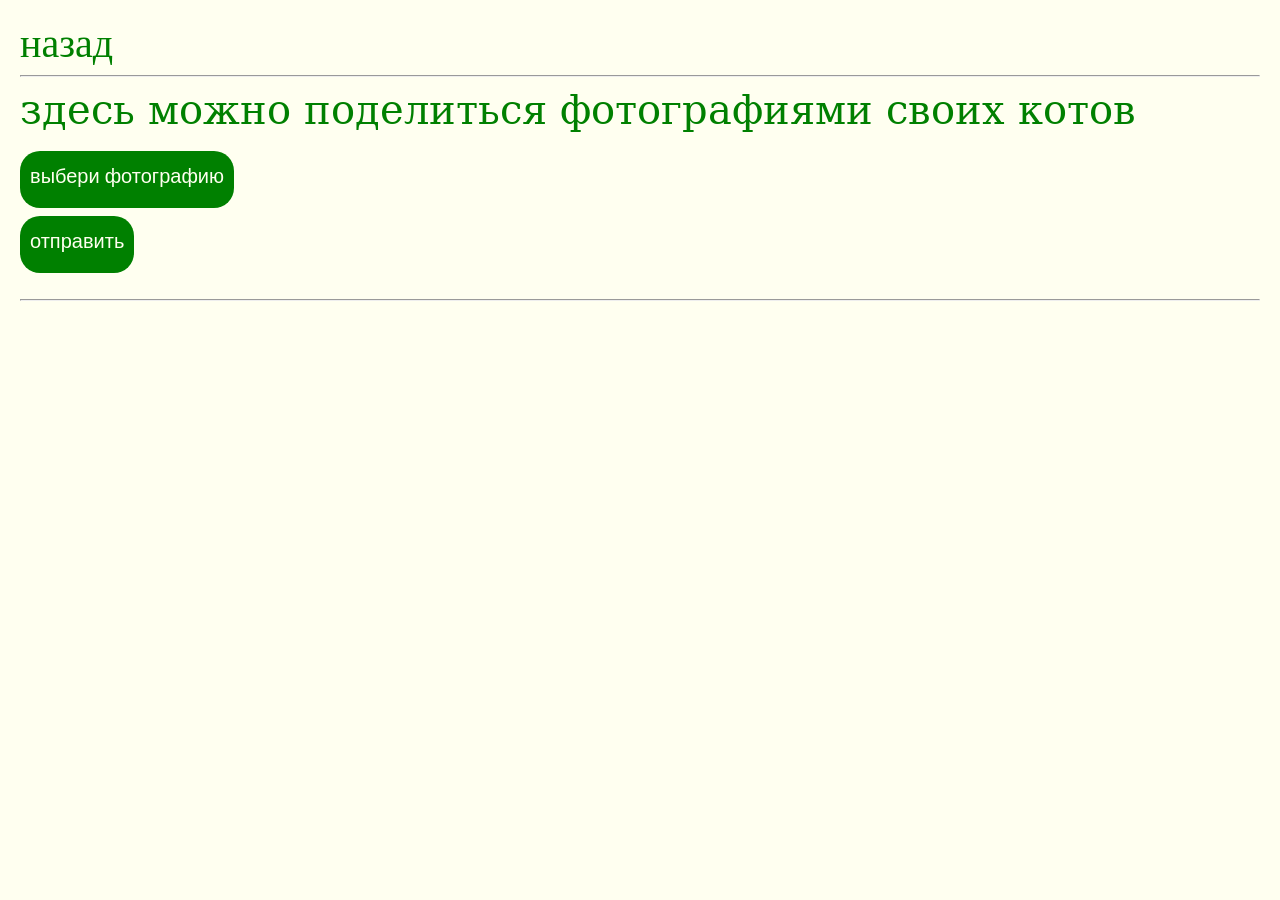
<file: photos.html>
<HTML>
<HEAD>
<title>Фотогалерея котиков</title>
<LINK rel="stylesheet" href="photos_stylesheet.css">
</HEAD>
<BODY>
<a href="./index.html" style="color:green;font-size:40px; text-decoration: none;">назад</a>
<hr>
<h3>здесь можно поделиться фотографиями своих котов</h3><br>
<label class="my-update">
<input type="file" id="myFile" style="display:none;">
<span class="my-button">выбери фотографию</span>
</label>
<br><br>
<button onclick="addPhoto()" class="my-button">отправить</button><br><br>
<hr>
<div id="gallery" class="gallery"></div>

<script>
let key = "myPhotos"; //он нужен, чтобы все фотографии в localStorage можно было позвать одновременно

showPhotos();

function showPhotos() {
	let data = localStorage.getItem(key);
	let galleryDiv = document.getElementById("gallery");
	
	let myPhotos = JSON.parse(data); //превращаю данные в массив

	galleryDiv.innerHTML = "";
   
	for (let i = 0; i < myPhotos.length; i++) 
	{
		let onePhoto = myPhotos[i]; //разделила массив на элементы
		
		let box = document.createElement("div"); //области для фотографий
		box.style.margin = "10px";
		box.style.border = "2px solid green";
		box.style.borderRadius = "20px";
		box.style.padding = "10px";
		box.style.width = "220px";
		box.style.height = "400px";
		box.style.display = "inline-block";
		box.style.verticalAlign = "top";
		box.style.overflow = "auto";
		box.style.background = "rgba(107, 142, 35, 0.5)";
		
		let img = document.createElement("img");
		img.src = onePhoto.url;
		img.style.width = "220px";
		img.style.height = "auto";
		img.style.maxHeight = "220px";
		img.style.objectFit = "contain";
		img.style.display = "block";
		img.style.marginBottom = "8px";
		
		let name = document.createElement("p");
		name.innerHTML = "<b>Имя питомца:</b> " + onePhoto.name;
		
		let dateText = document.createElement("p");
		dateText.innerHTML = "<b>Дата публикации:</b> " + onePhoto.date;
		dateText.style.fontSize = "12px";
	
		let delBtn = document.createElement("button");
		delBtn.innerHTML = "Удалить фото";
		delBtn.style.borderRadius = "20px";
		delBtn.style.background = "green";
		delBtn.style.border = "none";
		delBtn.style.padding = "10px";
		delBtn.style.color = "rgba(255, 255, 240)";
		
		
		delBtn.onclick = (function(n) {
			return function() {
				deletePhoto(n);
			};
		})(i);
		
		box.appendChild(img);
		box.appendChild(name);
		box.appendChild(dateText);
		box.appendChild(delBtn);
		galleryDiv.appendChild(box);
	}
}

function addPhoto() {
	let fileInput = document.getElementById("myFile");
	let myFile = fileInput.files[0];

	if (!myFile) {
		alert("Сначала добавьте фотографию!!");
		return;
	}
   
	let userName = prompt("Введите имя питомца");
	if (userName == null || userName == "") {
		userName = "Неизвестно";
	}
	
	let reader = new FileReader();
	
	reader.onload = function(e) {
		let imageUrl = e.target.result;
		let now = new Date();
		let currentDate = now.toLocaleString();
		
		let newPhoto = {
			url: imageUrl,
			name: userName,
			date: currentDate
		};
		
		let oldData = localStorage.getItem(key);
		let allPhotos = [];
		
		if (oldData) {
			allPhotos = JSON.parse(oldData);
		}
		
		allPhotos.push(newPhoto);
		localStorage.setItem(key, JSON.stringify(allPhotos));
		
		fileInput.value = "";
		showPhotos();
		alert("Фотография сохранена");
	};
	
	reader.readAsDataURL(myFile);
}

function deletePhoto(n) {
	let data = localStorage.getItem(key);
	let allPhotos = JSON.parse(data);
	
	allPhotos.splice(n, 1);
	localStorage.setItem(key, JSON.stringify(allPhotos));
	
	showPhotos();
	
	alert("Фото удалено");
}
</script>
</BODY>
</HTML>
</file>
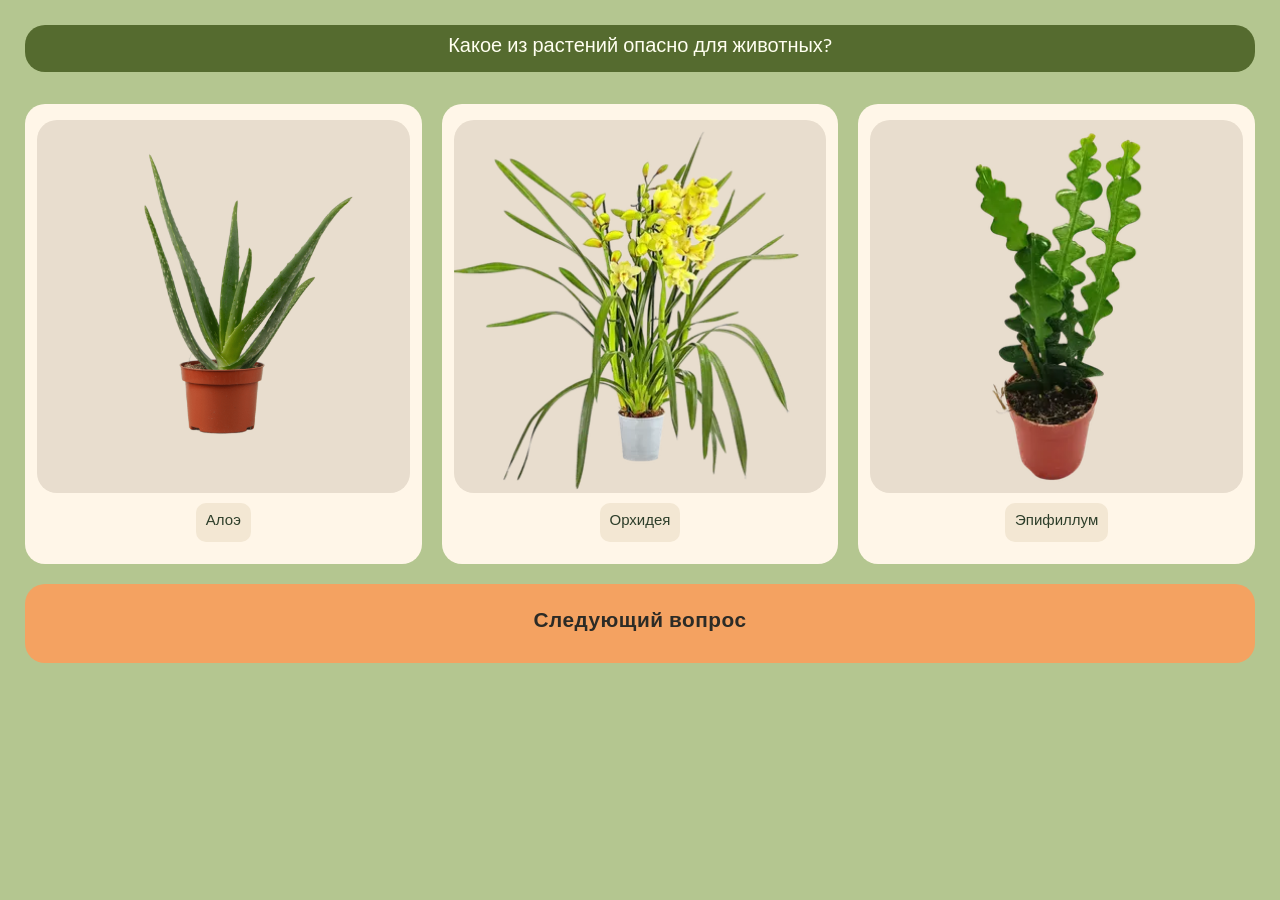
<file: quiz.html>
<HTML>
<HEAD>  
<LINK rel="stylesheet" href="quiz_stylesheet.css">  
</HEAD>
<BODY>
<div class="quiz-container" id="quizApp">
    <div class="question-box">
        <div class="question-text" id="questionText"></div>
    </div>

    <div class="options-grid" id="optionsGrid"></div>

    <button class="next-btn" id="nextButton">Следующий вопрос</button>
</div>
<script>
    const QUIZ = [
        {
            text: "Какое из растений опасно для животных?",
            options: [
                { imgUrl: "алоэ.png", label: "Алоэ", correct: true },
                { imgUrl: "Орхидея.png", label: "Орхидея", correct: false },
                { imgUrl: "Эпифиллум.png", label: "Эпифиллум", correct: false }
            ]
        },
		{
            text: "А какое из этих растений ядовито?",
            options: [
                { imgUrl: "Бромелия.png", label: "Бромелия", correct: false },
                { imgUrl: "каланхоэ.png", label: "Каланхоэ", correct: true },
                { imgUrl: "пилея.png", label: "Пилея", correct: false }
            ]
        },
        {
            text: "Отлично, время выбрать безопасное растение",
            options: [
                { imgUrl: "сансивьерия.png", label: "Сансивьерия", correct: false },
                { imgUrl: "хамедорея.png", label: "Хамедорея", correct: true },
                { imgUrl: "фикус.png", label: "Фикус", correct: false }
            ]
        },
        {
            text: "Знаете ли вы, почему кошки грызут комнатные растения?",
            options: [
                { imgUrl: "evil.png", label: "Из вредности или обиды на хозяина", correct: false },
                { imgUrl: "brokenheart.png", label: "Они ревнуют хозяина к растению, потому что человек тратит время на поливку цветка", correct: false },
                { imgUrl: "sick.png", label: "Кошки пытаются восполнить дефицит витаминов в организме", correct: true }
            ]
        },
        {
            text: "Наконец, можно ли держать цветы в доме с животными?",
            options: [
                { imgUrl: "love.png", label: "Да, если выбрать безопасные растения и расположить их вне досягаемости кошки", correct: true },
                { imgUrl: "eating.png", label: "Нет, потому что рано или поздно кошка доберется до растения, это неизбежно", correct: false },
                { imgUrl: "sad.png", label: "Да, потому что жизнь кошки это ее ответственность, а я люблю цветы", correct: false }
            ]
        }
    ];

    let currentIndex = 0;
    let score = 0;
    let answered = false; 

    const questionEl = document.getElementById("questionText");
    const optionsGrid = document.getElementById("optionsGrid");
    const nextButton = document.getElementById("nextButton");
    
    function handleAnswer(optionIndex, isCorrect, currentQuestionObj) {

        answered = true; //чтобы отвечать только на неотвеченные вопросы

        const cards = document.querySelectorAll(".option-card");
        cards.forEach(card => {
            card.classList.remove("correct-highlight", "wrong-highlight"); //удаляю правильно/неправильно с каждого ответа
        });

        if (isCorrect) {
            cards[optionIndex].classList.add("correct-highlight");
            score++;
        } else {
            cards[optionIndex].classList.add("wrong-highlight");
        }

        const containerQuiz = document.getElementById("quizApp");
        containerQuiz.classList.add("disabled-click"); //блокирую повторный выбор ответа
    }

    function renderCurrentQuestion() {
        const containerQuiz = document.getElementById("quizApp");
        containerQuiz.classList.remove("disabled-click");   //разблокируем новый неотвеченный вопрос

        answered = false;

        const question = QUIZ[currentIndex];
        questionEl.innerText = question.text; //вставили вопрос в плашку для вопросов

        optionsGrid.innerHTML = ""; //отчистила место для новых ответов

        question.options.forEach((opt, idx) => {
            const card = document.createElement("div");
            card.className = "option-card fade-in";

            const img = document.createElement("img");
            img.src = opt.imgUrl;
            img.alt = opt.label;
            img.className = "option-img";
            card.appendChild(img);

            const labelSpan = document.createElement("div");
            labelSpan.className = "option-label";
            labelSpan.innerText = opt.label;
            card.appendChild(labelSpan);

            card.addEventListener("click", (e) => {
                e.preventDefault();
                e.stopPropagation();
                if (!answered) {
                    handleAnswer(idx, opt.correct, question);
                }
            });
            optionsGrid.appendChild(card); //добавила ответы в поле для них
        });

        if (currentIndex === QUIZ.length - 1) {   //условия для смены между кнопками следующий вопрос и завершить
            nextButton.innerText = "Завершить";
        } else {
            nextButton.innerText = "Следующий вопрос";
        }
        nextButton.disabled = false;          //разблокируем кнопку после обновления
    }

    function nextQuestion() {
	 if (!answered) {
        alert("Пожалуйста, выберите ответ на вопрос!");
        return; 
    }

        if (currentIndex + 1 < QUIZ.length) {
            currentIndex++;
            renderCurrentQuestion();
        } else {
            if (score == 5) {
			questionEl.innerHTML=score+'/5 <br>'+'Тебе можно смело доверить маленькую пушистую жизнь';
			 optionsGrid.innerHTML = `
        <div style="text-align: center;">
            <img src='ill.jpg' style='max-width: 200px; border-radius: 20px; margin-bottom: 15px;'>
            <br>Спасибо за прохождение теста, для повторного прохождения обновите страницу
        </div>`;
		}
            else if (score >= 4) {
			questionEl.innerHTML=score+'/5 <br>Неплохо, хоть и не без ошибок';
			optionsGrid.innerHTML=`
        <div style="text-align: center;">
            <img src="ill.jpg" style="max-width: 200px; border-radius: 20px; margin-bottom: 15px;">
            <br>Спасибо за прохождение теста, для повторного прохождения обновите страницу
        </div>`;
		}
            else if (score >= 3) {
			questionEl.innerHTML=score+'/5 <br>'+'Твоя кошка скажет тебе спасибо, если ты будешь внимательнее к ней';
			optionsGrid.innerHTML=`
        <div style="text-align: center;">
            <img src='ill.jpg' style='max-width: 200px; border-radius: 20px; margin-bottom: 15px;'>
            <br>Спасибо за прохождение теста, для повторного прохождения обновите страницу
        </div>`;
		}
            else {
			questionEl.innerHTML =score+'/5 <br>'+'Я переживаю за твою кошку...';
			optionsGrid.innerHTML=`
        <div style="text-align: center;">
            <img src='ill.jpg' style='max-width: 200px; border-radius: 20px; margin-bottom: 15px;'>
            <br>Спасибо за прохождение теста, для повторного прохождения обновите страницу
        </div>`;
		}
            nextButton.disabled = true;
            return;
        }
    }
	
	function initQuiz() {
        renderCurrentQuestion();
        nextButton.addEventListener("click", nextQuestion);
    }

    initQuiz();
</script>
</BODY>
</HTML>
</file>
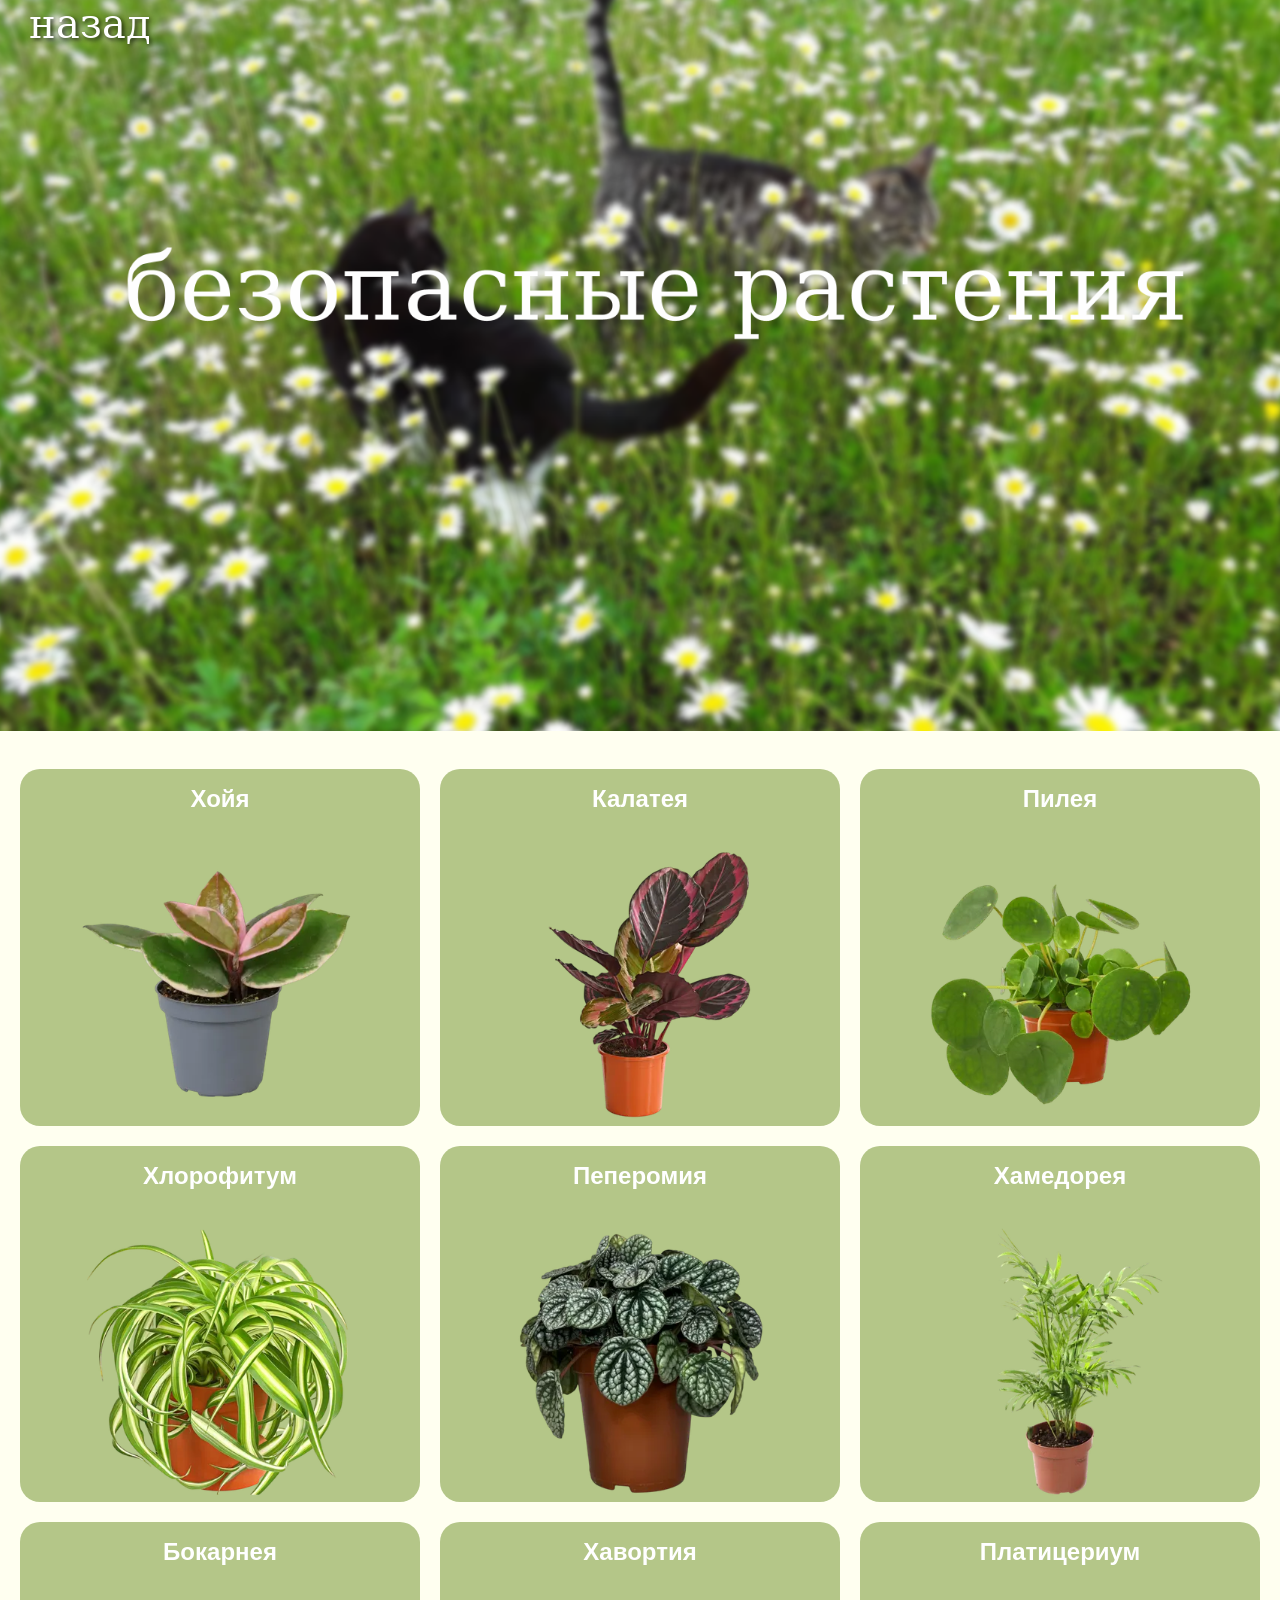
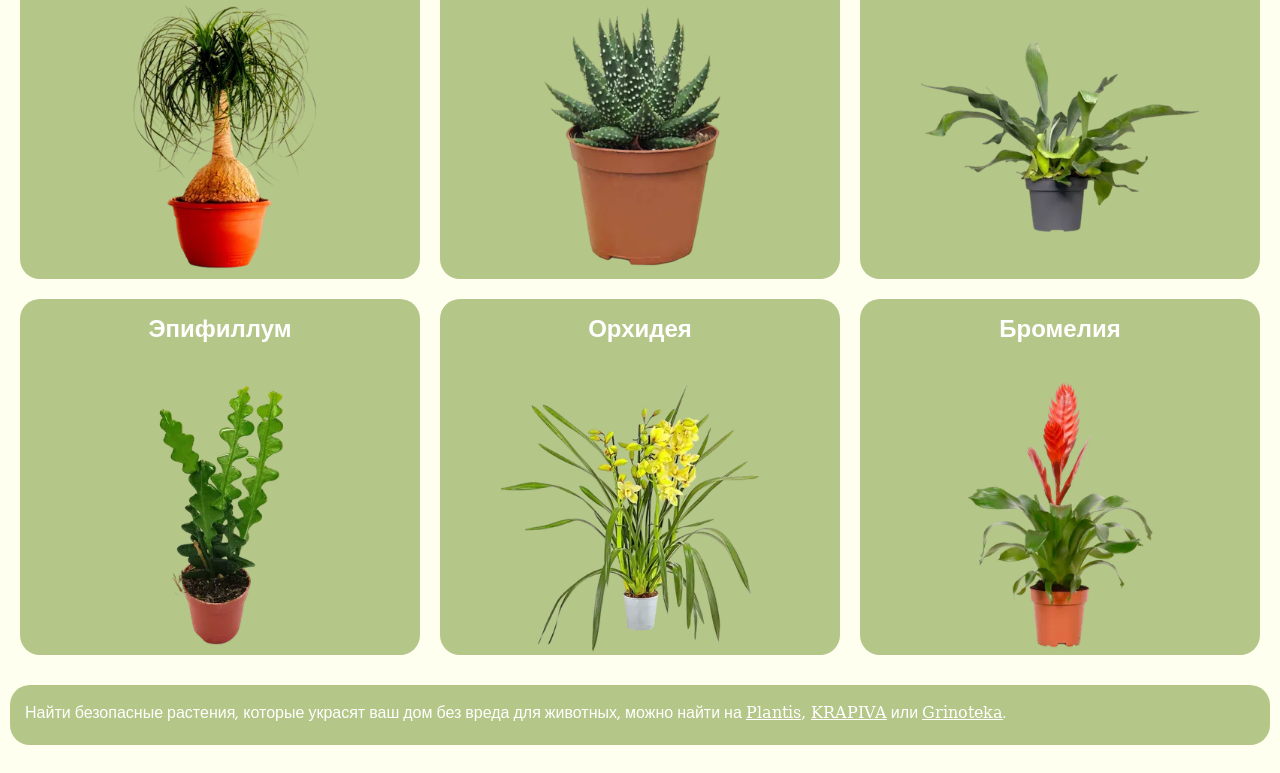
<file: safe.html>
<HTML>
<HEAD>
<LINK rel="stylesheet" href="stylesheet_3.css">
<TITLE>Безопасные растения</TITLE>
</HEAD>
<div class="image-text-container">
<img src="start_3.png" width=100%>
<div class="text-overlay_left">
<a href="./index.html">назад</a></div>
<br><br>
<BODY>
<table class="table">
    <tr>
        <td class="table-image-cell">
		<H2>Хойя</H2>
		<div class="image-container">
            <img src="хойя.png" class="table-image">
			<div class="advice">У этой лианы множество сортов, в том числе гибридных — с разными по форме и расцветке листьями и цветами. 
			Умеет «загорать»: на солнце ее листья приобретают красноватый оттенок</div>
		</div>
        </td>
        <td class="table-image-cell">
		<H2>Калатея</H2>
		<div class="image-container">
            <img src="калатея.png"  class="table-image">
			<div class="advice">Есть множество сортов: от аккуратной «литтл принцесс», которая хорошо смотрится на столе или полке, до «орбифолии» с огромными листьями</div>
		</div>
        </td>
        <td class="table-image-cell">
		<H2>Пилея</H2>
		<div class="image-container">
            <img src="пилея.png" class="table-image">
			<div class="advice">Компактная и не слишком капризная, приспосабливается к разным условиям. Чтобы кустик рос аккуратным, его нужно пару раз в месяц поворачивать другой стороной к свету</div>
		</div>
        </td>
	</tr>
	<tr>
        <td class="table-image-cell">
		<H2>Хлорофитум</H2>
		<div class="image-container">
            <img src="хлорофитум.png" class="table-image">
			<div class="advice">Беспроблемный — подойдет и для фитостены, и для озеленения открытого балкона или террасы</div>
		</div>
        </td>
		<td class="table-image-cell">
		<H2>Пеперомия</H2>
		<div class="image-container">
            <img src="пеперомия.png" class="table-image">
			<div class="advice">Милое и простое в уходе растение. Сорта очень разные — например, с серебристыми листьями или похожими на арбуз</div>
		</div>
        </td>
		<td class="table-image-cell">
		<H2>Хамедорея</H2>
		<div class="image-container">
            <img src="хамедорея.png" class="table-image">
			<div class="advice">Высокая и пышная пальма — чтобы скрыться от всех</div>
		</div>
        </td>
    </tr>
	<tr>
		<td class="table-image-cell">
		<H2>Бокарнея</H2>
		<div class="image-container">
            <img src="Бокарнея.png" class="table-image">
			<div class="advice">Смешная пальма из серии «посадил и забыл»: даже летом ее поливают раз в 10 дней</div>
		</div>
        </td>
		<td class="table-image-cell">
		<H2>Хавортия</H2>
		<div class="image-container">
            <img src="Хавортия.png" class="table-image">
			<div class="advice"> Легкий в уходе суккулент. Кошки вряд ли станут на него посягать: листья слишком колючие и жесткие</div>
		</div>
        </td>
		<td class="table-image-cell">
		<H2>Платицериум</H2>
		<div class="image-container">
            <img src="Платицериум.png" class="table-image">
			<div class="advice">Папоротник с причудливыми листьями. Подойдет внимательным цветоводам: требователен к влажности и температуре воздуха, не терпит сквозняков и перемены мест</div>
		</div>
        </td>
	</tr>
	<tr>
        <td class="table-image-cell">
		<H2>Эпифиллум </H2>
		<div class="image-container">
            <img src="Эпифиллум.png" class="table-image">
			<div class="advice">Тропический кактус с эффектными листьями. Его еще называют кактусом-орхидеей за яркие цветы</div>
		</div>
        </td>
        <td class="table-image-cell">
		<H2>Орхидея</H2>
		<div class="image-container">
            <img src="Орхидея.png"  class="table-image">
			<div class="advice">Любовь многих цветоводов. Если посадить в правильный грунт, обеспечить светом, питанием и не заливать, могут цвести постоянно</div>
		</div>
        </td>
        <td class="table-image-cell">
		<H2>Бромелия</H2>
		<div class="image-container">
            <img src="Бромелия.png" class="table-image">
			<div class="advice">Простое в уходе растение, цветет несколько месяцев</div>
		</div>
        </td>
	</tr>
</table>
<P>Найти безопасные растения, которые украсят ваш дом без вреда для животных, можно найти на 
<a href="https://plantis-shop.ru/product-tag/pet-friendly/?srsltid=AfmBOordrZATMrzoinFzv3H9PIHT7LJZ-InqQfVAMU__bGhfYdvWWtJw"> 
<u>Plantis</u>, <a href="https://www.krapivakrapiva.ru/collection/pet-friendly-rasteniya"><u>KRAPIVA</u></a> или 
<a href="https://grinoteka.ru/blog/podborki-tovarov/rasteniya-dlya-detey-i-zhivotnykh/?srsltid=AfmBOorytjMjV5OFQGfH2b_Dy6st94xZ77YJ9mIhoD-sq3Z_mNTmsVMX"
><u>Grinoteka</u></a>.</p>
<br>
</HTML>
</file>
<file: photos_stylesheet.css>
@font-face {
	font-family: 'LinkFont'; 
	src: url('DejaVuSerif.ttf') format('truetype'); 
	font-weight: bold;
	font-style: normal;
	color:green;
}
@font-face {
	font-family: 'ParagraphFont'; 
	src: url('HindGuntur-Regular.ttf') format('truetype'); 
	font-weight: normal;
	font-style: normal;
}
body {
	background-color: rgba(255, 255, 240);
	margin:20px;
	cursor: url('WhiteGrey-Cat-Paw-PNG.png'), auto;
}
a, button, input[type="submit"], input[type="button"],input[type="file"]
{
    cursor:url('WhiteGrey-Cat-Paw-PNG.png'), auto;
}
p {
	font-family: 'ParagraphFont', sans-serif;
	color:green;
}
h3{
	font-size: 40px;
	color: green; 
	font-family: 'LinkFont', sans-serif;
	margin: 10px auto;
	
}
.gallery{
	width: 100%;
	display: flex;
	flex-shrink: 0; 
	flex-wrap: wrap;
}
.my-button{
	background-color: green;
	color:rgba(255, 255, 240);
	font-family: 'ParagraphFont', sans-serif;
	border-radius: 20px;
	border:none;
	padding: 10px;
	font-size:20px;
	cursor:url('WhiteGrey-Cat-Paw-PNG.png'), auto;
}
</file>
<file: quiz_stylesheet.css>
@font-face {
	font-family: 'LinkFont'; 
	src: url('DejaVuSerif.ttf') format('truetype'); 
	font-weight: bold;
	font-style: normal;
}
@font-face {
	font-family: 'ParagraphFont'; 
	src: url('HindGuntur-Regular.ttf') format('truetype'); 
	font-weight: normal;
	font-style: normal;
}

* {
	box-sizing: border-box;
	cursor: url('WhiteGrey-Cat-Paw-PNG.png'), auto;
}

body {
	background: rgba(107, 142, 35, 0.5);
	display: block;
	font-family: 'ParagraphFont', sans-serif;
	margin: auto;
	height: 500px;
	cursor: url('WhiteGrey-Cat-Paw-PNG.png'), auto;
}
a, button, input[type="submit"], input[type="button"] 
{
    cursor:url('WhiteGrey-Cat-Paw-PNG.png'), auto;
}
.quiz-container {
	width: 100%;
	border-radius: 20px;
	padding: 25px;
	cursor:url('WhiteGrey-Cat-Paw-PNG.png'), auto;
}

.question-box {
	background: rgba(85, 107, 47);
	border-radius: 20px;
	padding: 5px;
	margin-bottom: 32px;
	text-align: center;
	font-family: 'ParagraphFont', sans-serif;
	cursor:url('WhiteGrey-Cat-Paw-PNG.png'), auto;
}

.question-text {
	font-size: 20px;
	font-family:'ParagraphFont', sans-serif;
	color: rgba(255, 255, 240);
}

.options-grid {
	display: grid;
	grid-template-columns: repeat(auto-fit, minmax(200px, 1fr));
	gap: 20px; 
	font-family: 'ParagraphFont', sans-serif;
	margin-bottom: 20px; ;
	cursor:url('WhiteGrey-Cat-Paw-PNG.png'), auto;
}

.option-card {
	background: #fff6e8;
	border-radius: 20px;
	cursor: pointer;
	transition: transform 0.2s, box-shadow 0.2s;
	font-family: 'ParagraphFont', sans-serif;
	text-align: center;
	padding: 16px 12px 12px;
	cursor: url('WhiteGrey-Cat-Paw-PNG.png'), auto;
}

.option-card:hover {
	transform: translateY(-6px);
	background: #fffdf9;
}

.option-card:active {
	transform: scale(0.97);
}

.option-card.correct-highlight {
	border: 3px solid #2b9348;
	background: #e2f5e6;
}

.option-card.wrong-highlight {
	border: 3px solid #e63946;
	background: #ffe6e8;
}

.option-img {
	width: 100%;
	aspect-ratio: 1 / 1;
	object-fit: cover;
	border-radius: 20px;
	background: #e8ddce;
	display: block;
	cursor:url('WhiteGrey-Cat-Paw-PNG.png'), auto;
}

.option-label {
	margin:10px;
	font-size: 15px;
	font-family: 'ParagraphFont', sans-serif;
	color: #2d3e2a;
	text-align:center;
	align-items: center;
	background: #f3e7d3;
	display: inline-block;
	padding:5px 10px;
	border-radius: 10px;
	cursor:url('WhiteGrey-Cat-Paw-PNG.png'), auto;
}

.next-btn {
	background: #f4a261;
	border: none;
	font-size: 1.3rem;
	font-weight: bold;
	padding: 20px 32px;
	border-radius:20px;
	width: 100%;
	color: #2c2b26;
	transition: all 0.2s;
	font-family: 'ParagraphFont', sans-serif;
	letter-spacing: 0.5px;
	cursor:url('WhiteGrey-Cat-Paw-PNG.png'), auto;
}

.next-btn:active {
	transform: translateY(2px);
}

.next-btn:disabled {
	opacity: 0.5;
	transform: none;
	cursor: not-allowed;
}
.disabled-click .option-card {
	pointer-events: none;
	opacity: 0.9;
}
.disabled-click .option-card:active {
	transform: none;
}
</file>
<file: stylesheet_3.css>
@font-face {
	font-family: 'LinkFont'; 
	src: url('DejaVuSerif.ttf') format('truetype'); 
	font-weight: bold;
	font-style: normal;
}
@font-face {
	font-family: 'ParagraphFont'; 
	src: url('HindGuntur-Regular.ttf') format('truetype'); 
	font-weight: normal;
	font-style: normal;
}
@font-face {
	font-family: 'InputFont'; 
	src: url('DejaVuSerif.ttf') format('truetype'); 
	font-weight: normal;
	font-style: normal;
}
 body {
	background-color: rgba(255, 255, 240);
	margin:20px;
	cursor: url('WhiteGrey-Cat-Paw-PNG.png'), auto;
}
a, button, input[type="submit"], input[type="button"] 
{
    cursor:url('WhiteGrey-Cat-Paw-PNG.png'), auto;
}
p {
	background-color: rgba(107, 142, 35, 0.5);
	border-radius: 20px;
	padding: 15px;
	font-family: 'ParagraphFont', sans-serif;
	text-align: justify;
	color:white;
	margin:10px;
}
h2{
	margin-top:10px;
	font-family: 'ParagraphFont', sans-serif;
	text-align: center;
	color:white;
}
a {
	color: white; 
	text-decoration: none; 
	transition: all 0.3s ease; 
	font-family: 'LinkFont', sans-serif;
}
h3{
	font-size: 40px;
	color: green; 
	font-family: 'LinkFont', sans-serif;
}
.table {
	border-collapse: separate; 
	width: 100%;
	border-spacing: 20px; 
}
.table-image-cell{
	background-color: rgba(107, 142, 35, 0.5);
	border-radius: 20px;
	transition: opacity 1s;
}
.table-image{
	width: 70%; 
	margin: 0 auto;  
	display: block;
}
.image-container{
	position: relative;
	display: flex; 
	justify-content: center; /* по горизонтали */
	align-items: center;

}
.advice {
  visibility: hidden;
  position: absolute;
  bottom: 5%; 
  left: 35%;
  width: 300px; 
  text-align: justify;
  font-family: 'ParagraphFont', sans-serif;
  transform: translateX(-30%);
   background-color: rgba(107, 142, 35, 0.5);
  color: white;
  padding: 5px 10px;
  border-radius: 10px;
  opacity: 0;
  transition: opacity 0.2s;
}
.image-container:hover .advice {
  visibility: visible;
  opacity: 1;
}
.container {
	display: flex;              
	align-items: center;
	gap: 20px; 		
}
.container img {
	width: 20%;
	height: auto;
	border-radius: 20px;
}
.image-text-container {
	position: relative;
	margin: -20px;
}
.text-overlay_left{
	position: absolute;
	top: 1%;
	left: 7%;
	font-size:40px;
	transform: translate(-50%, -50%);
	color: white;
	text-shadow: 2px 2px 4px rgba(0,0,0,0.7);
}
.overlay-img {
	position: absolute; 
	width: 90%; 
	opacity: 0;
	transition: opacity 0.4s ease;
}
.image-container:hover .overlay-img {
	opacity: 1;
}
</file>
